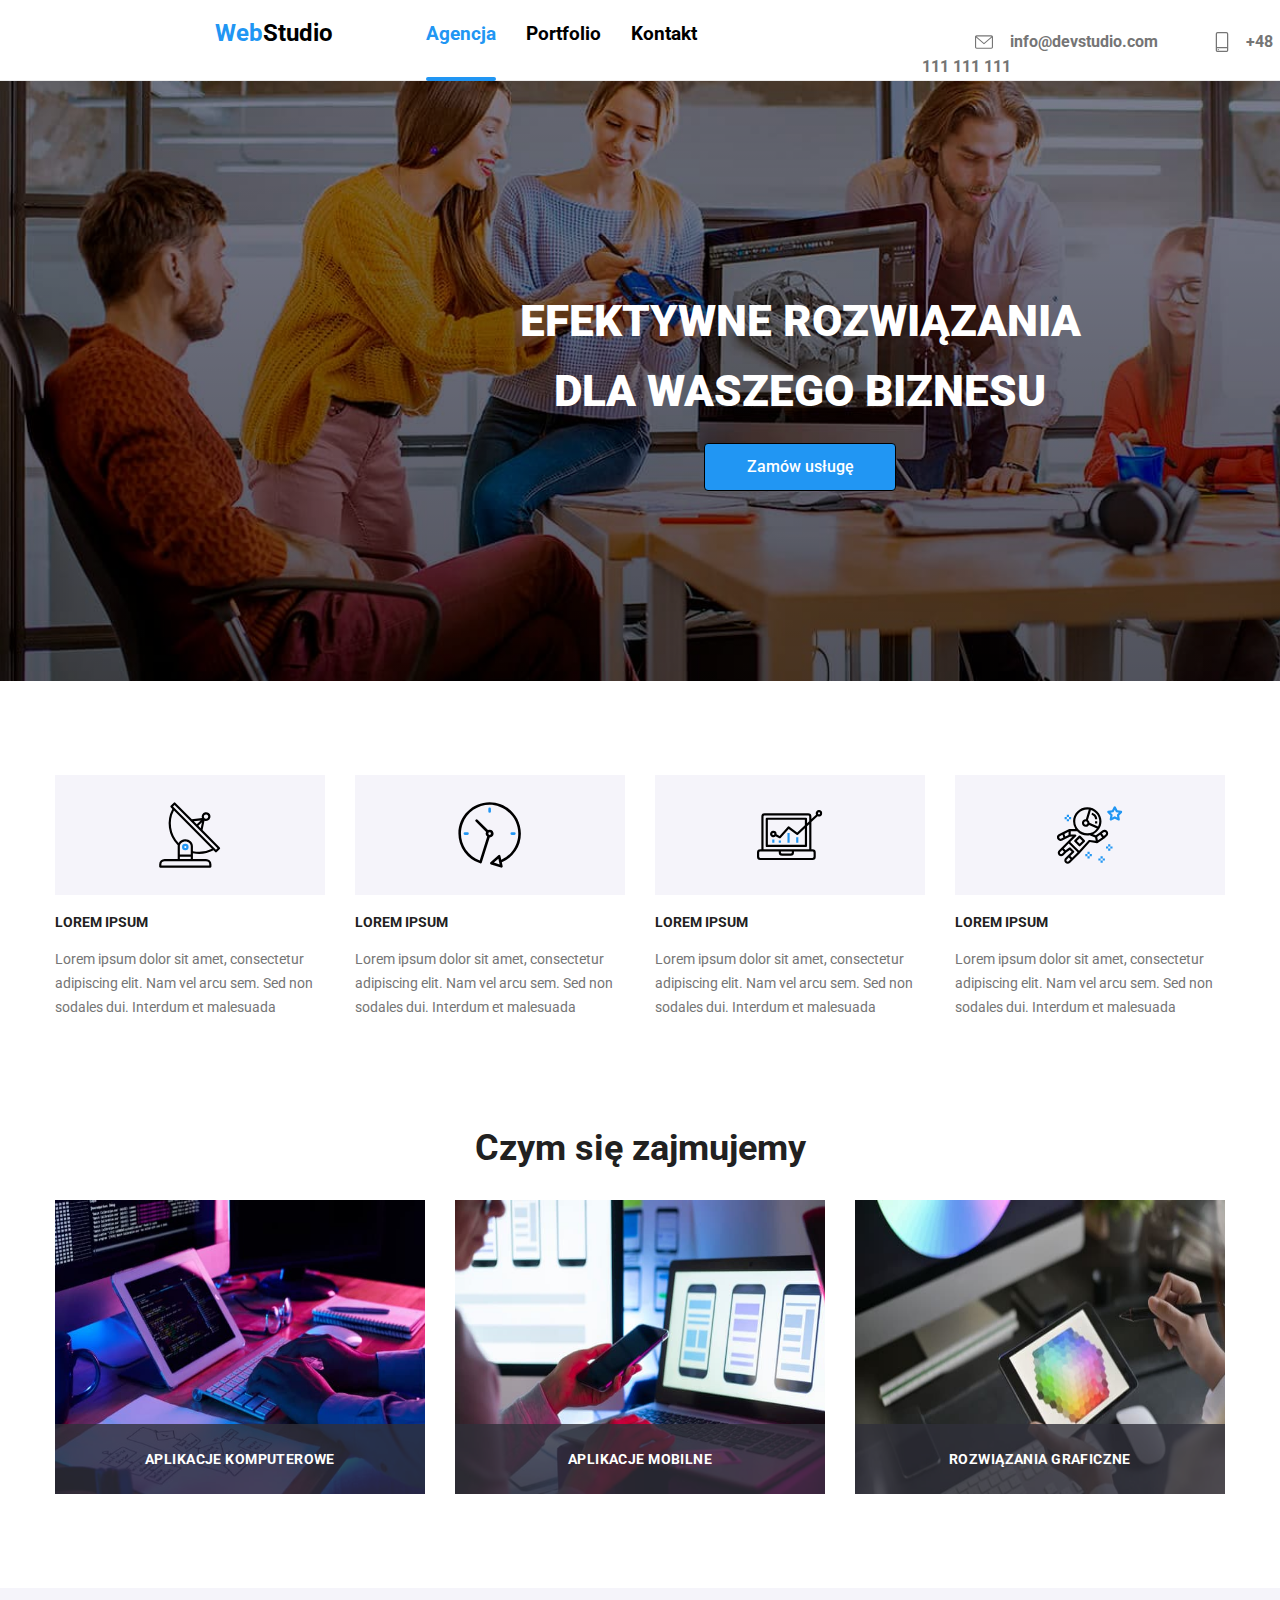
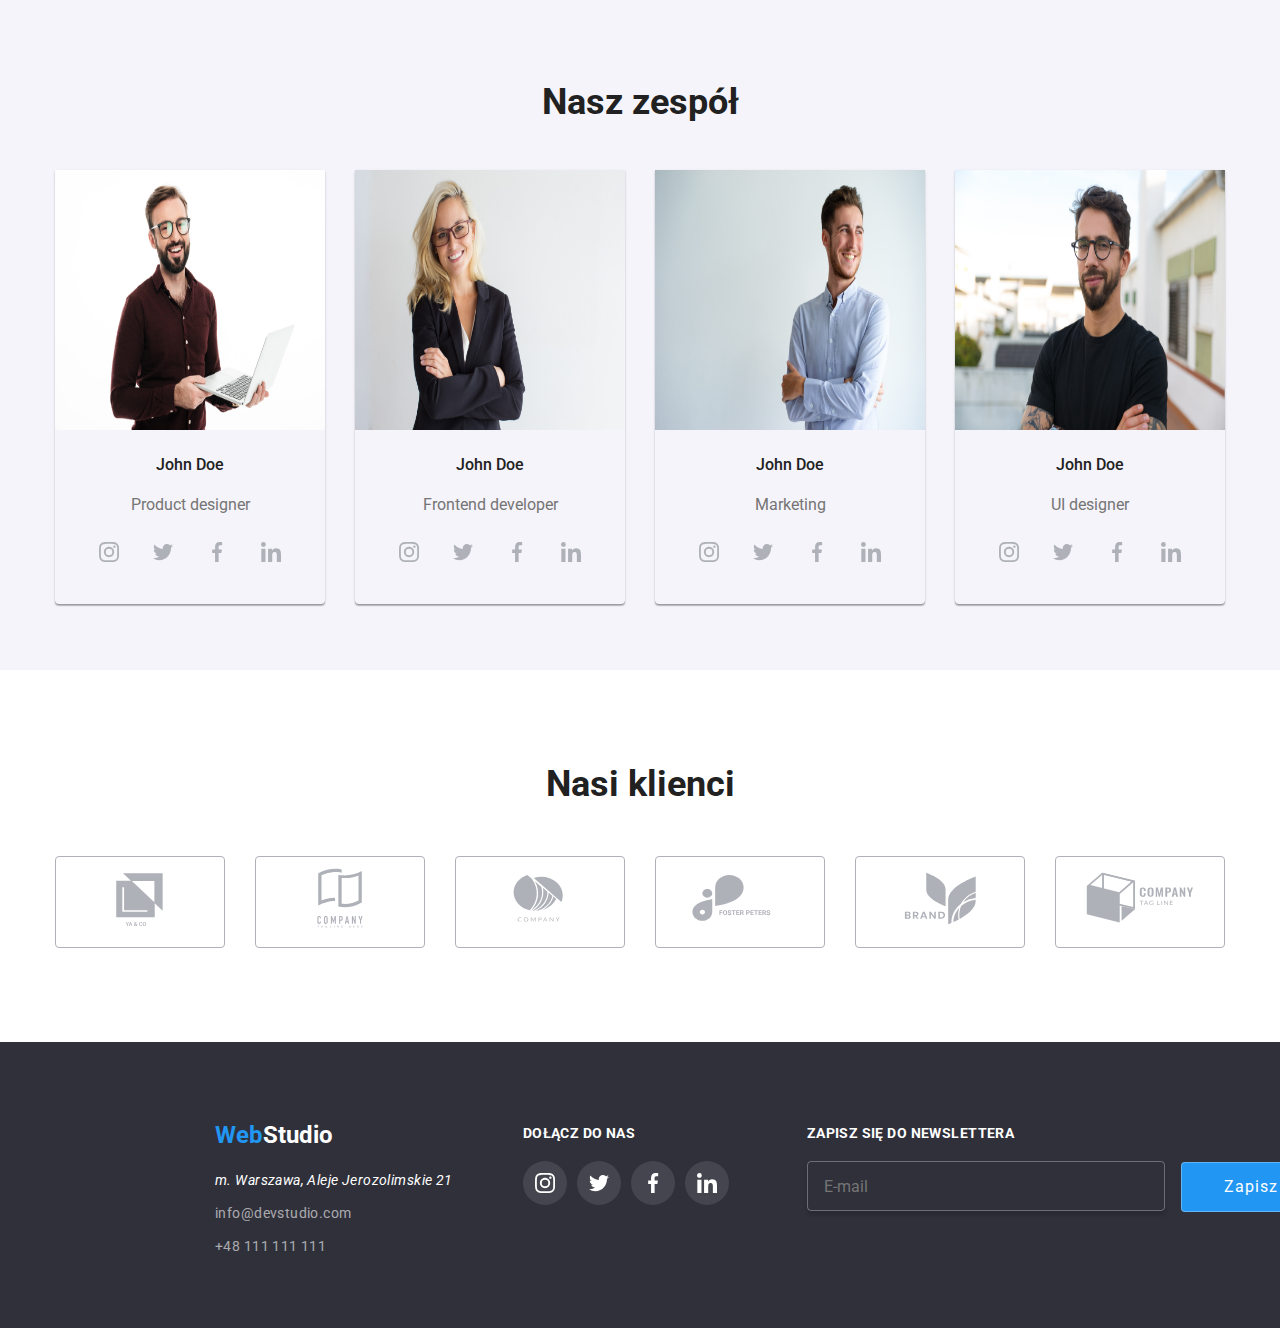
<file: index.html>
<!DOCTYPE html>
<html lang="en">
  <head>
    <meta charset="UTF-8" />
    <meta name="viewport" content="width=device-width, initial-scale=1" />
    <link href="./css/style.css" rel="stylesheet" type="text/css" />
    <title>Zadanie domowe - WebStudio</title>
    <link rel="preconnect" href="https://fonts.googleapis.com" />
    <link rel="preconnect" href="https://fonts.gstatic.com" crossorigin />
    <link
      href="https://fonts.googleapis.com/css2?family=Raleway:wght@700&family=Roboto:wght@400;500;700;900&display=swap"
      rel="stylesheet" />
    <link rel="stylesheet" href="./css/modern-normalize.min.css" />
  </head>
  <body>
    <header class="header-box">
      <div class="header-container">
        <section class="logo">
          <a href="https://roeee2.github.io/goit-markup-hw-06/"
            ><h2>
              <span class="logo-logo">Web</span
              ><span class="logo-studio">Studio</span>
            </h2></a
          >
        </section>
        <nav>
          <section class="nav-spacing">
            <h3>
              <ul>
                <li class="nav-item-active">
                  <a href="./index.html">Agencja</a>
                </li>
                <li class="nav-item">
                  <a href="./portfolio.html">Portfolio</a>
                </li>
                <li class="nav-item">
                  <a href="./contact.html">Kontakt</a>
                </li>
              </ul>
            </h3>
          </section>
        </nav>
        <section class="contact-spacing">
          <h4>
            <a href="mailto:info@devstudio.com">
              <svg class="envelope" width="24px" height="18px">
                <use href="./images/icons.svg#icon-envelope"></use>
              </svg>
              info@devstudio.com</a
            >
            <a href="tel:+48111111111">
              <svg class="smartphone" width="20px" height="32px">
                <use href="./images/icons.svg#icon-smartphone"></use>
              </svg>
              +48 111 111 111</a
            >
          </h4>
        </section>
      </div>
    </header>

    <!-- MAIN-->

    <main>
      <section class="solutions">
        <div class="content">
          <h1>
            <span class="solutions-title">
              <span>EFEKTYWNE ROZWIĄZANIA</span>
              <span>DLA WASZEGO BIZNESU</span>
            </span>
          </h1>
          <button type="button" class="order-service" data-modal-open>
            Zamów usługę
          </button>
          </div>
        </div>
      </section>
      <section>
        <div class="solutions-box">
          <div class="solutions-box-container">
            <div class="solutions-icons">
              <svg width="65.32px" height="70px">
                <use href="./images/icons.svg#icon-antenna"></use>
              </svg>
            </div>
            <h4 class="solutions-example-header">LOREM IPSUM</h4>
            <p class="solutions-example">
              Lorem ipsum dolor sit amet, consectetur adipiscing elit. Nam vel
              arcu sem. Sed non sodales dui. Interdum et malesuada
            </p>
          </div>
          <div class="solutions-box-container">
            <div class="solutions-icons">
              <svg width="65.32px" height="70px">
                <use href="./images/icons.svg#icon-clock"></use>
              </svg>
            </div>
            <h4 class="solutions-example-header">LOREM IPSUM</h4>
            <p class="solutions-example">
              Lorem ipsum dolor sit amet, consectetur adipiscing elit. Nam vel
              arcu sem. Sed non sodales dui. Interdum et malesuada
            </p>
          </div>
          <div class="solutions-box-container">
            <div class="solutions-icons">
              <svg width="65.32px" height="70px">
                <use href="./images/icons.svg#icon-diagram"></use>
              </svg>
            </div>
            <h4 class="solutions-example-header">LOREM IPSUM</h4>
            <p class="solutions-example">
              Lorem ipsum dolor sit amet, consectetur adipiscing elit. Nam vel
              arcu sem. Sed non sodales dui. Interdum et malesuada
            </p>
          </div>
          <div class="solutions-box-container">
            <div class="solutions-icons">
              <svg width="65.32px" height="70px">
                <use href="./images/icons.svg#icon-astronaut"></use>
              </svg>
            </div>
            <h4 class="solutions-example-header">LOREM IPSUM</h4>
            <p class="solutions-example">
              Lorem ipsum dolor sit amet, consectetur adipiscing elit. Nam vel
              arcu sem. Sed non sodales dui. Interdum et malesuada
            </p>
          </div>
        </div>
      </section>
      <section id="whatwedo">
        <div class="whatwedo">
          <div class="whatwedo-header">
            <h2 class="whatwedo-title">Czym się zajmujemy</h2>
          </div>
          <div class="whatwedo-container">
            <div class="whatwedo-item">
              <img
              src="images/whatwedo1.jpg"
              width="370"
              height="294"
              alt="Close up image of a programer working at his desk." />
                <div class="whatwedo-bar">
                <p class="whatwedo-desc">Aplikacje komputerowe</p>
                </div>
            </div>
            <div class="whatwedo-item">
              <img
              src="images/whatwedo2.jpg"
              width="370"
              height="294"
              alt="Web ui designers are developing application/interface for mobile phones." />
                <div class="whatwedo-bar">
                <p class="whatwedo-desc">Aplikacje mobilne</p>
                </div>
            </div>
            <div class="whatwedo-item">
              <img
              src="images/whatwedo3.jpg"
              width="370"
              height="294"
              alt="Creative artist web design with working colour selection graphic tablet." />
                <div class="whatwedo-bar">
                <p class="whatwedo-desc">Rozwiązania graficzne</p>
                </div>
            </div>
          </div>
        </div>
      </section>

      <section id="team">
        <div class="team-header">
          <h2 class="whatwedo-title">Nasz zespół</h2>
        </div>
        <div class="team-container">
          <figure>
            <img
              src="images/ourteam1.jpg"
              width="270"
              height="260"
              alt="Smiling product designer - John Doe." />
            <figcaption>
              <h4 class="team-member-header">John Doe</h4>
              <p class="-member-desc">Product designer</p>
              <div class="team-socials">
                <ul>
                  <li>
                    <a
                      href="https://instagram.com"
                      target="_blank"
                      rel="noopener noreferrer">
                      <svg class="team-socials-icon" width="20px" height="20px">
                        <use href="./images/icons.svg#icon-instagram"></use>
                      </svg>
                    </a>
                  </li>
                  <li>
                    <a
                      href="https://twitter.com"
                      target="_blank"
                      rel="noopener noreferrer">
                      <svg class="team-socials-icon" width="20px" height="20px">
                        <use href="./images/icons.svg#icon-twitter"></use>
                      </svg>
                    </a>
                  </li>
                  <li>
                    <a
                      href="https://facebook.com"
                      target="_blank"
                      rel="noopener noreferrer">
                      <svg class="team-socials-icon" width="20px" height="20px">
                        <use href="./images/icons.svg#icon-facebook"></use>
                      </svg>
                    </a>
                  </li>
                  <li>
                    <a
                      href="https://linkedin.com"
                      target="_blank"
                      rel="noopener noreferrer">
                      <svg class="team-socials-icon" width="20px" height="20px">
                        <use href="./images/icons.svg#icon-linkedin"></use>
                      </svg>
                    </a>
                  </li>
                </ul>
              </div>
            </figcaption>
          </figure>
          <figure>
            <img
              src="images/ourteam2.jpg"
              width="270"
              height="260"
              alt="Smiling frontend developer - John Doe." />
            <figcaption>
              <h4 class="team-member-header">John Doe</h4>
              <p class="-member-desc">Frontend developer</p>
              <div class="team-socials">
                <ul>
                  <li>
                    <a
                      href="https://instagram.com"
                      target="_blank"
                      rel="noopener noreferrer">
                      <svg class="team-socials-icon" width="20px" height="20px">
                        <use href="./images/icons.svg#icon-instagram"></use>
                      </svg>
                    </a>
                  </li>
                  <li>
                    <a
                      href="https://twitter.com"
                      target="_blank"
                      rel="noopener noreferrer">
                      <svg class="team-socials-icon" width="20px" height="20px">
                        <use href="./images/icons.svg#icon-twitter"></use>
                      </svg>
                    </a>
                  </li>
                  <li>
                    <a
                      href="https://facebook.com"
                      target="_blank"
                      rel="noopener noreferrer">
                      <svg class="team-socials-icon" width="20px" height="20px">
                        <use href="./images/icons.svg#icon-facebook"></use>
                      </svg>
                    </a>
                  </li>
                  <li>
                    <a
                      href="https://linkedin.com"
                      target="_blank"
                      rel="noopener noreferrer">
                      <svg class="team-socials-icon" width="20px" height="20px">
                        <use href="./images/icons.svg#icon-linkedin"></use>
                      </svg>
                    </a>
                  </li>
                </ul>
              </div>
            </figcaption>
          </figure>
          <figure>
            <img
              src="images/ourteam3.jpg"
              width="270"
              height="260"
              alt="Smiling marketing team member - John Doe." />
            <figcaption>
              <h4 class="team-member-header">John Doe</h4>
              <p class="-member-desc">Marketing</p>
              <div class="team-socials">
                <ul>
                  <li>
                    <a
                      href="https://instagram.com"
                      target="_blank"
                      rel="noopener noreferrer">
                      <svg class="team-socials-icon" width="20px" height="20px">
                        <use href="./images/icons.svg#icon-instagram"></use>
                      </svg>
                    </a>
                  </li>
                  <li>
                    <a
                      href="https://twitter.com"
                      target="_blank"
                      rel="noopener noreferrer">
                      <svg class="team-socials-icon" width="20px" height="20px">
                        <use href="./images/icons.svg#icon-twitter"></use>
                      </svg>
                    </a>
                  </li>
                  <li>
                    <a
                      href="https://facebook.com"
                      target="_blank"
                      rel="noopener noreferrer">
                      <svg class="team-socials-icon" width="20px" height="20px">
                        <use href="./images/icons.svg#icon-facebook"></use>
                      </svg>
                    </a>
                  </li>
                  <li>
                    <a
                      href="https://linkedin.com"
                      target="_blank"
                      rel="noopener noreferrer">
                      <svg class="team-socials-icon" width="20px" height="20px">
                        <use href="./images/icons.svg#icon-linkedin"></use>
                      </svg>
                    </a>
                  </li>
                </ul>
              </div>
            </figcaption>
          </figure>
          <figure>
            <img
              src="images/ourteam4.jpg"
              width="270"
              height="260"
              alt="Smiling UI designer - John Doe." />
            <figcaption>
              <h4 class="team-member-header">John Doe</h4>
              <p class="-member-desc">UI designer</p>
              <div class="team-socials">
                <ul>
                  <li>
                    <a
                      href="https://instagram.com"
                      target="_blank"
                      rel="noopener noreferrer">
                      <svg class="team-socials-icon" width="20px" height="20px">
                        <use href="./images/icons.svg#icon-instagram"></use>
                      </svg>
                    </a>
                  </li>
                  <li>
                    <a
                      href="https://twitter.com"
                      target="_blank"
                      rel="noopener noreferrer">
                      <svg class="team-socials-icon" width="20px" height="20px">
                        <use href="./images/icons.svg#icon-twitter"></use>
                      </svg>
                    </a>
                  </li>
                  <li>
                    <a
                      href="https://facebook.com"
                      target="_blank"
                      rel="noopener noreferrer">
                      <svg class="team-socials-icon" width="20px" height="20px">
                        <use href="./images/icons.svg#icon-facebook"></use>
                      </svg>
                    </a>
                  </li>
                  <li>
                    <a
                      href="https://linkedin.com"
                      target="_blank"
                      rel="noopener noreferrer">
                      <svg class="team-socials-icon" width="20px" height="20px">
                        <use href="./images/icons.svg#icon-linkedin"></use>
                      </svg>
                    </a>
                  </li>
                </ul>
              </div>
            </figcaption>
          </figure>
        </div>
      </section>
      <section id="customers">
        <div class="whatwedo">
          <h2 class="whatwedo-title">Nasi klienci</h2>
        </div>
        <div class="customers-icons">
          <ul>
            <li>
              <a
                href="https://google.com"
                target="_blank"
                rel="noopener noreferrer">
                <svg width="212" height="120">
                  <use href="./images/icons.svg#icon-customer_logo"></use>
                </svg>
              </a>
            </li>
            <li>
              <a href="https://google.com" target="_blank" rel="noopener noreferrer">
                <svg width="212" height="120">
                  <use href="./images/icons.svg#icon-customer_logo2"></use>
                </svg>
              </a>
            </li>
            <li>
              <a
                href="https://google.com"
                target="_blank"
                rel="noopener noreferrer">
                <svg width="212" height="120">
                  <use href="./images/icons.svg#icon-customer_logo3"></use>
                </svg>
              </a>
            </li>
            <li>
              <a
                href="https://google.com"
                target="_blank"
                rel="noopener noreferrer">
                <svg width="212" height="120">
                  <use href="./images/icons.svg#icon-customer_logo4"></use>
                </svg>
              </a>
            </li>
            <li>
              <a
                href="https://google.com"
                target="_blank"
                rel="noopener noreferrer">
                <svg width="212" height="120">
                  <use href="./images/icons.svg#icon-customer_logo5"></use>
                </svg>
              </a>
            </li>
            <li>
              <a
                href="https://google.com"
                target="_blank"
                rel="noopener noreferrer">
                <svg width="212" height="120">
                  <use href="./images/icons.svg#icon-customer_logo6"></use>
                </svg>
              </a>
            </li>
          </ul>
        </div>
      </section>
    </main>

    <!-- FOOTER -->

    <footer class="footer-background">
      <div class="footer-container">
        <section id="contact">
          <div class="footer-logo">
            <a href="https://roeee2.github.io/goit-markup-hw-06/"
              ><h2>
                <span class="logo-logo">Web</span
                ><span class="logo-studio-light">Studio</span>
              </h2></a
            >
          </div>
          <div class="address">
            <address>m. Warszawa, Aleje Jerozolimskie 21</address>
            <ul class="ways-of-contact">
              <li>
                <span class="address-6alpha"
                  ><a href="mailto:info@devstudio.com"
                    >info@devstudio.com</a
                  ></span
                >
              </li>
              <li>
                <span class="address-6alpha"
                  ><a href="tel:+48111111111">+48 111 111 111</a></span
                >
              </li>
            </ul>
          </div>
        </section>
        <section class="footer-socials">
          <h2>Dołącz do Nas</h2>
          <ul>
            <li>
              <a
                href="https://instagram.com"
                target="_blank"
                rel="noopener noreferrer">
                <svg class="socials-icon" width="20px" height="20px">
                  <use href="./images/icons.svg#icon-instagram"></use>
                </svg>
              </a>
            </li>
            <li>
              <a
                href="https://twitter.com"
                target="_blank"
                rel="noopener noreferrer">
                <svg class="socials-icon" width="20px" height="20px">
                  <use href="./images/icons.svg#icon-twitter"></use>
                </svg>
              </a>
            </li>
            <li>
              <a
                href="https://facebook.com"
                target="_blank"
                rel="noopener noreferrer">
                <svg class="socials-icon" width="20px" height="20px">
                  <use href="./images/icons.svg#icon-facebook"></use>
                </svg>
              </a>
            </li>
            <li>
              <a
                href="https://linkedin.com"
                target="_blank"
                rel="noopener noreferrer">
                <svg class="socials-icon" width="20px" height="20px">
                  <use href="./images/icons.svg#icon-linkedin"></use>
                </svg>
              </a>
            </li>
          </ul>
        </section>
        <section>         
          <ul class="newsletter">
            <li>
              <h2>Zapisz się do newslettera</h2>  
            </li>
            <li>
              <form name="signup" autocomplete="on" novalidate>
                <label>
                  <input type="email" name="email" class="newsletter-box" placeholder="E-mail"/>
                </label>
                <button type="submit" class="subscribe-button">
                  Zapisz się
                  <svg class="send-icon" width="24px" height="24px">
                  <use href="./images/icons.svg#icon-send"></use>
                  </svg>
                </button>
              </form>
            </li>
          </ul>
        </section>
      </div>
    </footer>
    <div class="backdrop is-hidden" data-modal>
      <div class="modal">
        <button class="modal-close" data-modal-close>
          <svg class="socials-icon" width="22px" height="22px">
            <use href="./images/icons.svg#icon-close"></use>
          </svg>
        </button>

        <div class="contact-form">
          <h2>Zostaw swoje dane w formularzu poniżej</h2>
          <form name="contact-form" autocomplete="on" novalidate>
            <label>
              <h3>Imię</h3>
              <div class="contact-field">
                <input type="text" name="contact-name" class="contact-form-box" />
                <svg width="18px" height="18px">
                  <use href="./images/icons.svg#icon-person-black"></use>
                </svg>
              </div>
            </label>
            <label>
              <h3>Telefon</h3>
              <div class="contact-field">
                <input type="text" name="contact-phone" class="contact-form-box" />
                <svg width="18px" height="18px">
                  <use href="./images/icons.svg#icon-phone-black"></use>
                </svg>
              </div>
            </label>
            <label>
              <h3>Email</h3>
              <div class="contact-field">
                <input type="email" name="contact-email" class="contact-form-box" />
                <svg width="18px" height="18px">
                  <use href="./images/icons.svg#icon-email-black"></use>
                </svg>
              </div>
            </label>
            <label>
              <h3>Komentarz</h3>
              <div class="contact-field">
                <textarea class="contact-form-comment" name="comment" rows="5" placeholder="Wprowadź tekst"></textarea>
              </div>
            </label>
  
              <div class="checkbox-container">
                <input type="checkbox" id="checkbox1" name="contact-checkbox" class="checkbox" />
                  
              
                <label for="checkbox1" class="declaration">
                  <div class="empty-box">
                    <svg width="16px" height="15px">
                      <use href="./images/icons.svg#icon-checkbox"></use>
                    </svg>
                  </div>
                  <div class="box-checked">
                    <svg width="16px" height="15px">
                      <use href="./images/icons.svg#icon-checkbox-blue"></use>
                    </svg>
                  </div>
                  Oświadczam iż akceptuję <a class="declaration-link" href="#">Regulamin</a> i
                <a class="declaration-link" href="#">Politykę Prywatności.</a>
                </label>

              </div>

            <div class="send-button">
              <button type="submit" class="contact-button">
                Wyślij
              </button>
            </div>
          </form>
        </div>

      </div>
    </div>
    <script src="./js/modal.js"></script>
  </body>
</html>
</file>
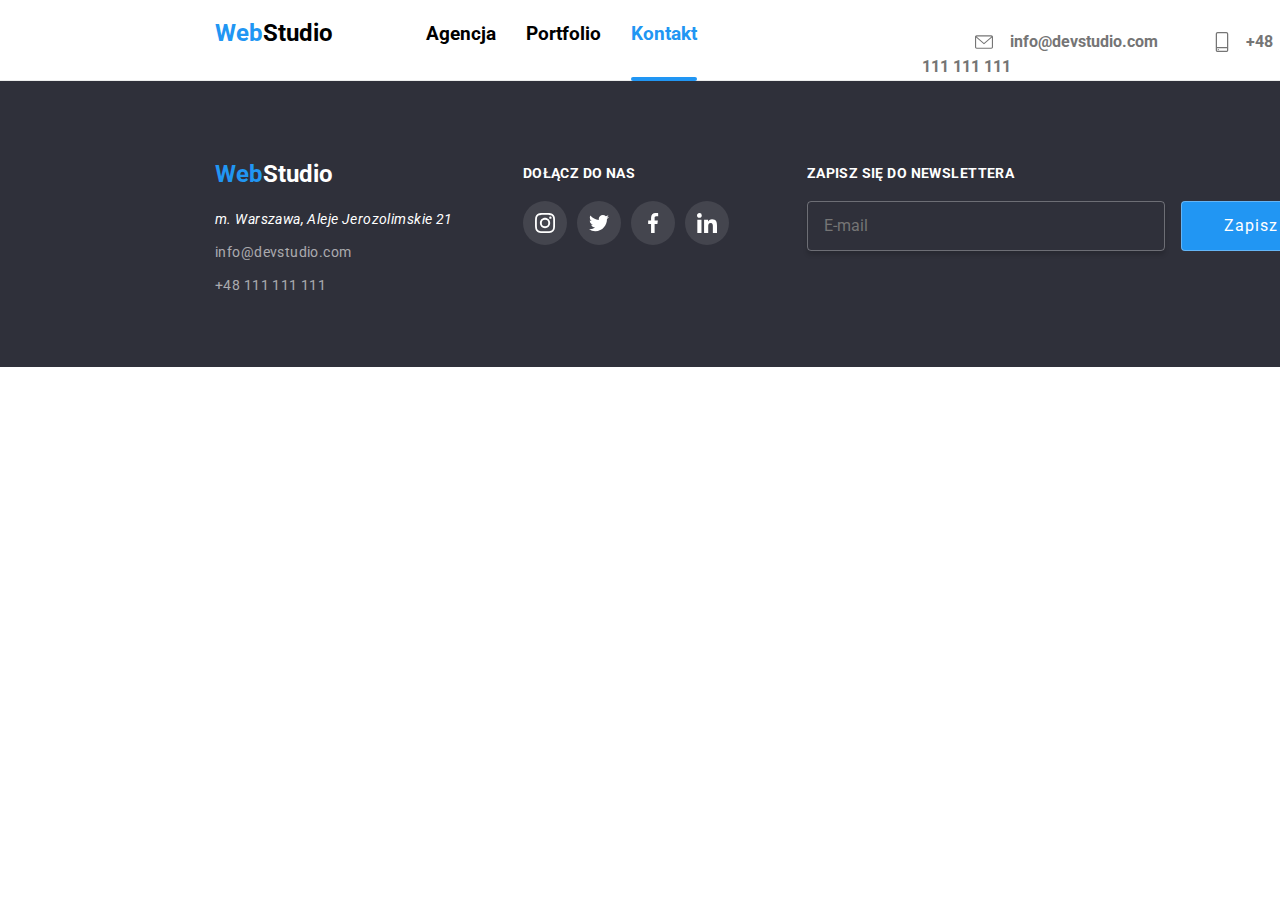
<file: contact.html>
<!DOCTYPE html>
<html lang="en">
  <head>
    <meta charset="UTF-8" />
    <meta name="viewport" content="width=device-width, initial-scale=1" />
    <link href="./css/style.css" rel="stylesheet" type="text/css" />
    <title>Zadanie domowe - WebStudio</title>
    <link rel="preconnect" href="https://fonts.googleapis.com" />
    <link rel="preconnect" href="https://fonts.gstatic.com" crossorigin />
    <link
      href="https://fonts.googleapis.com/css2?family=Raleway:wght@700&family=Roboto:wght@400;500;700;900&display=swap"
      rel="stylesheet" />
    <link rel="stylesheet" href="./css/modern-normalize.min.css" />
  </head>
  <body>
    <header class="header-box">
      <div class="header-container">
        <section class="logo">
          <a href="https://roeee2.github.io/goit-markup-hw-06/"
            ><h2>
              <span class="logo-logo">Web</span
              ><span class="logo-studio">Studio</span>
            </h2></a
          >
        </section>
        <nav>
          <section class="nav-spacing">
            <h3>
              <ul>
                <li class="nav-item">
                  <a href="./index.html">Agencja</a>
                </li>
                <li class="nav-item">
                  <a href="./portfolio.html">Portfolio</a>
                </li>
                <li class="nav-item-active">
                  <a href="./contact.html">Kontakt</a>
                </li>
              </ul>
            </h3>
          </section>
        </nav>
        <section class="contact-spacing">
          <h4>
            <a href="mailto:info@devstudio.com">
              <svg class="envelope" width="24px" height="18px">
                <use href="./images/icons.svg#icon-envelope"></use>
              </svg>
              info@devstudio.com</a
            >
            <a href="tel:+48111111111">
              <svg class="smartphone" width="20px" height="32px">
                <use href="./images/icons.svg#icon-smartphone"></use>
              </svg>
              +48 111 111 111</a
            >
          </h4>
        </section>
      </div>
    </header>

    <!-- MAIN-->

    <main></main>

    <!-- FOOTER -->

    <footer class="footer-background">
      <div class="footer-container">
        <section id="contact">
          <div class="footer-logo">
            <a href="https://roeee2.github.io/goit-markup-hw-06/"
              ><h2>
                <span class="logo-logo">Web</span
                ><span class="logo-studio-light">Studio</span>
              </h2></a
            >
          </div>
          <div class="address">
            <address>m. Warszawa, Aleje Jerozolimskie 21</address>
            <ul class="ways-of-contact">
              <li>
                <span class="address-6alpha"
                  ><a href="mailto:info@devstudio.com"
                    >info@devstudio.com</a
                  ></span
                >
              </li>
              <li>
                <span class="address-6alpha"
                  ><a href="tel:+48111111111">+48 111 111 111</a></span
                >
              </li>
            </ul>
          </div>
        </section>
        <section class="footer-socials">
          <h2>Dołącz do Nas</h2>
          <ul>
            <li>
              <a
                href="https://instagram.com"
                target="_blank"
                rel="noopener noreferrer">
                <svg class="socials-icon" width="20px" height="20px">
                  <use href="./images/icons.svg#icon-instagram"></use>
                </svg>
              </a>
            </li>
            <li>
              <a
                href="https://twitter.com"
                target="_blank"
                rel="noopener noreferrer">
                <svg class="socials-icon" width="20px" height="20px">
                  <use href="./images/icons.svg#icon-twitter"></use>
                </svg>
              </a>
            </li>
            <li>
              <a
                href="https://facebook.com"
                target="_blank"
                rel="noopener noreferrer">
                <svg class="socials-icon" width="20px" height="20px">
                  <use href="./images/icons.svg#icon-facebook"></use>
                </svg>
              </a>
            </li>
            <li>
              <a
                href="https://linkedin.com"
                target="_blank"
                rel="noopener noreferrer">
                <svg class="socials-icon" width="20px" height="20px">
                  <use href="./images/icons.svg#icon-linkedin"></use>
                </svg>
              </a>
            </li>
          </ul>
        </section>
        <section>
          <ul class="newsletter">
            <li>
              <h2>Zapisz się do newslettera</h2>
            </li>
            <li>
              <form name="signup" autocomplete="on" novalidate>
                <label>
                  <input
                    type="email"
                    name="email"
                    class="newsletter-box"
                    placeholder="E-mail" />
                </label>
                <button type="submit" class="subscribe-button">
                  Zapisz się
                  <svg class="send-icon" width="24px" height="24px">
                    <use href="./images/icons.svg#icon-send"></use>
                  </svg>
                </button>
              </form>
            </li>
          </ul>
        </section>
      </div>
    </footer>
  </body>
</html>
</file>
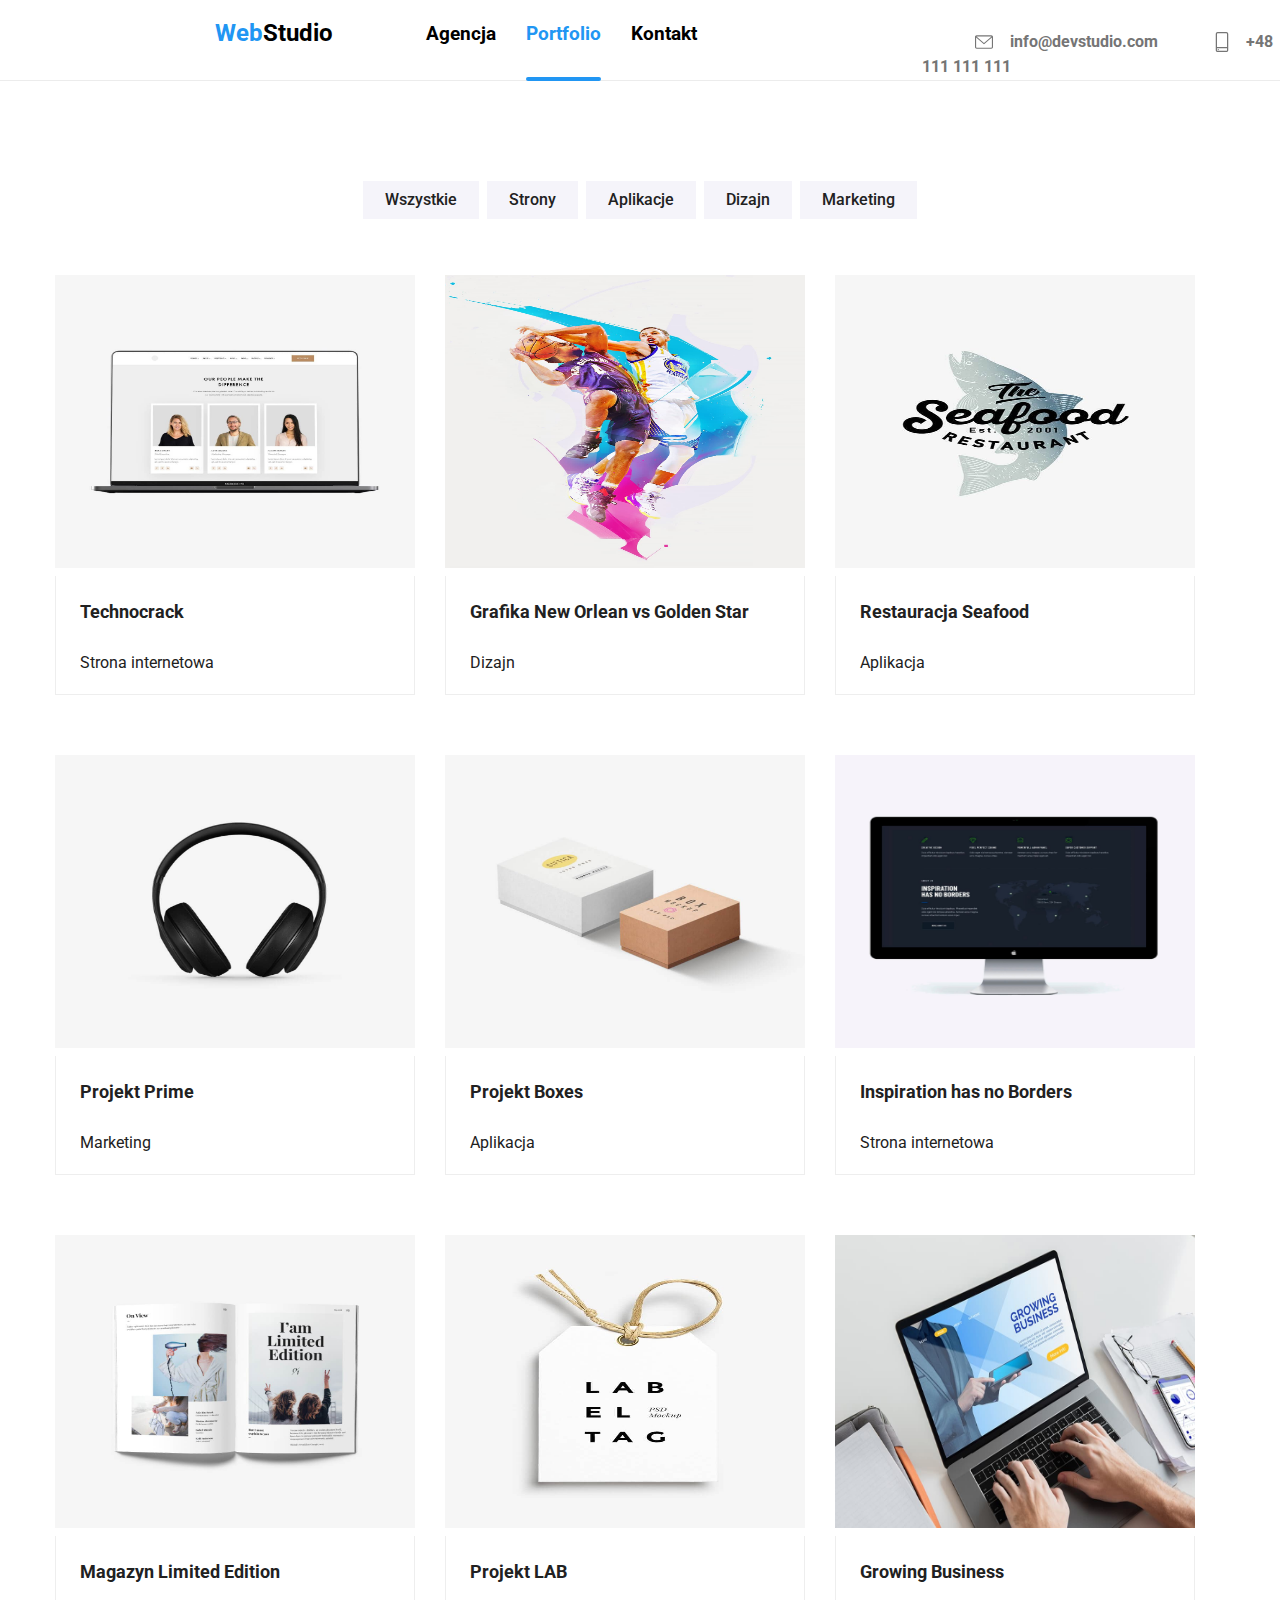
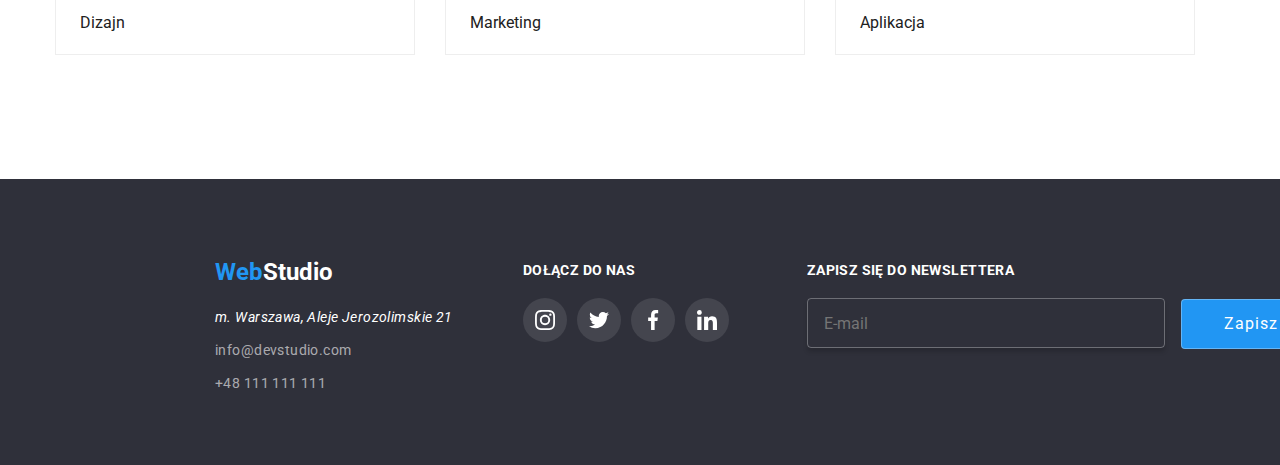
<file: portfolio.html>
<!DOCTYPE html>
<html lang="en">
  <head>
    <meta charset="UTF-8" />
    <meta name="viewport" content="width=device-width, initial-scale=1" />
    <link href="./css/style.css" rel="stylesheet" type="text/css" />
    <title>Zadanie domowe - WebStudio</title>
    <link rel="preconnect" href="https://fonts.googleapis.com" />
    <link rel="preconnect" href="https://fonts.gstatic.com" crossorigin />
    <link
      href="https://fonts.googleapis.com/css2?family=Raleway:wght@700&family=Roboto:wght@400;500;700;900&display=swap"
      rel="stylesheet" />
    <link rel="stylesheet" href="./css/modern-normalize.min.css" />
  </head>
  <body>
    <header class="header-box">
      <div class="header-container">
        <section class="logo">
          <a href="https://roeee2.github.io/goit-markup-hw-06/"
            ><h2>
              <span class="logo-logo">Web</span
              ><span class="logo-studio">Studio</span>
            </h2></a
          >
        </section>
        <nav>
          <section class="nav-spacing">
            <h3>
              <ul>
                <li class="nav-item">
                  <a href="./index.html">Agencja</a>
                </li>
                <li class="nav-item-active">
                  <a href="./portfolio.html">Portfolio</a>
                </li>
                <li class="nav-item">
                  <a href="./contact.html">Kontakt</a>
                </li>
              </ul>
            </h3>
          </section>
        </nav>
        <section class="contact-spacing">
          <h4>
            <a href="mailto:info@devstudio.com">
              <svg class="envelope" width="24px" height="18px">
                <use href="./images/icons.svg#icon-envelope"></use>
              </svg>
              info@devstudio.com</a
            >
            <a href="tel:+48111111111">
              <svg class="smartphone" width="20px" height="32px">
                <use href="./images/icons.svg#icon-smartphone"></use>
              </svg>
              +48 111 111 111</a
            >
          </h4>
        </section>
      </div>
    </header>

    <!-- MAIN-->

    <main>
      <section>
        <ul class="portfolio-types-box">
          <li>
            <button type="button" class="portfolio-types">
              <a href="#">Wszystkie</a>
            </button>
          </li>
          <li>
            <button type="button" class="portfolio-types">
              <a href="#">Strony</a>
            </button>
          </li>
          <li>
            <button type="button" class="portfolio-types">
              <a href="#">Aplikacje</a>
            </button>
          </li>
          <li>
            <button type="button" class="portfolio-types">
              <a href="#">Dizajn</a>
            </button>
          </li>
          <li>
            <button type="button" class="portfolio-types">
              <a href="#">Marketing</a>
            </button>
          </li>
        </ul>
      </section>
      <section class="gallery-box">
        <ul class="portfolio-gallery">
          <li>
            <figure>
              <div class="tile">
                <img
                  src="./images/portfolio/photo1.jpg"
                  alt="Website built for a company called Technocrack."
                  width="370"
                  height="293" />
                <div class="portfolio-overlay">
                  Technocrack jest popularną platformą wykorzystywaną do rozpowszechniania koronawirusa. Firmy wykorzystują tę platformę do celów szpiegowskich i ataków na niezabezpieczone serwery konkurencji.
                </div>
              </div>
              <figcaption>
                <h3 class="portfolio-item-header">Technocrack</h3>
                <p class="portfolio-item-description">Strona internetowa</p>
              </figcaption>
            </figure>
          </li>
          <li>
            <figure>
              <div class="tile">
                <img
                  src="./images/portfolio/photo2.jpg"
                  alt="New Orlean vs. Golden Star poster design."
                  width="370"
                  height="293" />
                <div class="portfolio-overlay">
                  Technocrack jest popularną platformą wykorzystywaną do rozpowszechniania koronawirusa. Firmy wykorzystują tę platformę do celów szpiegowskich i ataków na niezabezpieczone serwery konkurencji.
                </div>
              </div>
                <figcaption>
                  <h3 class="portfolio-item-header">
                    Grafika New Orlean vs Golden Star
                  </h3>
                  <p class="portfolio-item-description">Dizajn</p>
              </figcaption>
            </figure>
          </li>
          <li>
            <figure>
              <div class="tile">
                <img
                  src="./images/portfolio/photo3.jpg"
                  alt="Logo of an app built for a seafood restaurant called Seafood."
                  width="370"
                  height="293" />
                  <div class="portfolio-overlay">
                    Technocrack jest popularną platformą wykorzystywaną do rozpowszechniania koronawirusa. Firmy wykorzystują tę platformę do celów szpiegowskich i ataków na niezabezpieczone serwery konkurencji.
                  </div>
              </div>
                <figcaption>
                  <h3 class="portfolio-item-header">Restauracja Seafood</h3>
                  <p class="portfolio-item-description">Aplikacja</p>
                </figcaption>
            </figure>
          </li>
          <li>
            <figure>
              <div class="tile">
                <img
                  src="./images/portfolio/photo4.jpg"
                  alt="Picture of headphones."
                  width="370"
                  height="293" />
                  <div class="portfolio-overlay">
                    Technocrack jest popularną platformą wykorzystywaną do rozpowszechniania koronawirusa. Firmy wykorzystują tę platformę do celów szpiegowskich i ataków na niezabezpieczone serwery konkurencji.
                  </div>
              </div>
                <figcaption>
                  <h3 class="portfolio-item-header">Projekt Prime</h3>
                  <p class="portfolio-item-description">Marketing</p>
                </figcaption>
            </figure>
          </li>
          <li>
            <figure>
              <div class="tile">
                <img
                  src="./images/portfolio/photo5.jpg"
                  alt="Picture of two boxes."
                  width="370"
                  height="293" />
                  <div class="portfolio-overlay">
                    Technocrack jest popularną platformą wykorzystywaną do rozpowszechniania koronawirusa. Firmy wykorzystują tę platformę do celów szpiegowskich i ataków na niezabezpieczone serwery konkurencji.
                  </div>
              </div>
                <figcaption>
                  <h3 class="portfolio-item-header">Projekt Boxes</h3>
                  <p class="portfolio-item-description">Aplikacja</p>
                </figcaption>
            </figure>
          </li>
          <li>
            <figure>
              <div class="tile">
                <img
                  src="./images/portfolio/photo6.jpg"
                  alt="Website called Inspiration has no borders."
                  width="370"
                  height="293" />
                  <div class="portfolio-overlay">
                    Technocrack jest popularną platformą wykorzystywaną do rozpowszechniania koronawirusa. Firmy wykorzystują tę platformę do celów szpiegowskich i ataków na niezabezpieczone serwery konkurencji.
                  </div>
              </div>
                <figcaption>
                  <h3 class="portfolio-item-header">
                    Inspiration has no Borders
                  </h3>
                  <p class="portfolio-item-description">Strona internetowa</p>
                </figcaptio>
            </figure>
          </li>
          <li>
            <figure>
              <div class="tile">
                <img
                  src="./images/portfolio/photo7.jpg"
                  alt="Design of a Limited Edition magazine."
                  width="370"
                  height="293" />
                  <div class="portfolio-overlay">
                    Technocrack jest popularną platformą wykorzystywaną do rozpowszechniania koronawirusa. Firmy wykorzystują tę platformę do celów szpiegowskich i ataków na niezabezpieczone serwery konkurencji.
                  </div>
              </div>
                <figcaption>
                  <h3 class="portfolio-item-header">Magazyn Limited Edition</h3>
                  <p class="portfolio-item-description">Dizajn</p>
                </figcaption>
            </figure>
          </li>
          <li>
            <figure>
              <div class="tile">
                <img
                  src="./images/portfolio/photo8.jpg"
                  alt="Picture of a fancy design tag."
                  width="370"
                  height="293" />
                  <div class="portfolio-overlay">
                    Technocrack jest popularną platformą wykorzystywaną do rozpowszechniania koronawirusa. Firmy wykorzystują tę platformę do celów szpiegowskich i ataków na niezabezpieczone serwery konkurencji.
                  </div>
              </div>
                <figcaption>
                  <h3 class="portfolio-item-header">Projekt LAB</h3>
                  <p class="portfolio-item-description">Marketing</p>
                </figcaption>
            </figure>
          </li>
          <li>
            <figure>
              <div class="tile">
                <img
                  src="./images/portfolio/photo9.jpg"
                  alt="Growing business app shown on a laptop screen."
                  width="370"
                  height="293" />
                  <div class="portfolio-overlay">
                    Technocrack jest popularną platformą wykorzystywaną do rozpowszechniania koronawirusa. Firmy wykorzystują tę platformę do celów szpiegowskich i ataków na niezabezpieczone serwery konkurencji.
                  </div>
              </div>
                <figcaption>
                  <h3 class="portfolio-item-header">Growing Business</h3>
                  <p class="portfolio-item-description">Aplikacja</p>
                </figcaption>
            </figure>
          </li>
        </ul>
      </section>
    </main>

    <!-- FOOTER -->

    <footer class="footer-background">
      <div class="footer-container">
        <section id="contact">
          <div class="footer-logo">
            <a href="https://roeee2.github.io/goit-markup-hw-06/"
              ><h2>
                <span class="logo-logo">Web</span
                ><span class="logo-studio-light">Studio</span>
              </h2></a
            >
          </div>
          <div class="address">
            <address>m. Warszawa, Aleje Jerozolimskie 21</address>
            <ul class="ways-of-contact">
              <li>
                <span class="address-6alpha"
                  ><a href="mailto:info@devstudio.com"
                    >info@devstudio.com</a
                  ></span
                >
              </li>
              <li>
                <span class="address-6alpha"
                  ><a href="tel:+48111111111">+48 111 111 111</a></span
                >
              </li>
            </ul>
          </div>
        </section>
        <section class="footer-socials">
          <h2>Dołącz do Nas</h2>
          <ul>
            <li>
              <a
                href="https://instagram.com"
                target="_blank"
                rel="noopener noreferrer">
                <svg class="socials-icon" width="20px" height="20px">
                  <use href="./images/icons.svg#icon-instagram"></use>
                </svg>
              </a>
            </li>
            <li>
              <a
                href="https://twitter.com"
                target="_blank"
                rel="noopener noreferrer">
                <svg class="socials-icon" width="20px" height="20px">
                  <use href="./images/icons.svg#icon-twitter"></use>
                </svg>
              </a>
            </li>
            <li>
              <a
                href="https://facebook.com"
                target="_blank"
                rel="noopener noreferrer">
                <svg class="socials-icon" width="20px" height="20px">
                  <use href="./images/icons.svg#icon-facebook"></use>
                </svg>
              </a>
            </li>
            <li>
              <a
                href="https://linkedin.com"
                target="_blank"
                rel="noopener noreferrer">
                <svg class="socials-icon" width="20px" height="20px">
                  <use href="./images/icons.svg#icon-linkedin"></use>
                </svg>
              </a>
            </li>
          </ul>
        </section>
        <section>         
          <ul class="newsletter">
            <li>
              <h2>Zapisz się do newslettera</h2>  
            </li>
            <li>
              <form name="signup" autocomplete="on" novalidate>
                <label>
                  <input type="email" name="email" class="newsletter-box" placeholder="E-mail"/>
                </label>
                <button type="submit" class="subscribe-button">
                  Zapisz się
                  <svg class="send-icon" width="24px" height="24px">
                  <use href="./images/icons.svg#icon-send"></use>
                  </svg>
                </button>
              </form>
            </li>
          </ul>
        </section>
      </div>
    </footer>
  </body>
</html>
</file>
<file: css/style.css>
:root {
  --background-color: #e5e5e5;
  --header-color: #212121;
  --text-color: #757575;
  --h1-background: #2f303a;
  --web-studio-blue: #2196f3;
  --tile: rgba(33, 150, 243, 0.9);
  --black: #000000;
  --white: #ffffff;
  --white6alpha: #ffffff99;
  --button-grey: #f5f4fa;
  --border: #eeeeee;
  --header-border: #ececec;
  --web-studio-grey: #afb1b8;
  --footer-socials-bg: rgba(255, 255, 255, 0.1);
  --shadow: rgba(0, 0, 0, 0.1);
  --modal-shadow3: rgba(0, 0, 0, 0.12);
  --modal-shadow2: rgba(0, 0, 0, 0.14);
  --modal-shadow: rgba(0, 0, 0, 0.2);
  --bg-shadow: rgba(0, 0, 0, 0.4);
  --box-shadow: rgba(0, 0, 0, 0.5);
  --description-bar: rgba(47, 48, 58, 0.8);
  --sub-button-border: rgba(255, 255, 255, 0.3);
  --form-border: #21212133;
}

body {
  font-family: "Roboto", "Arial", "sans-serif";
  color: #212121;
  background-color: var(--white);
  justify-content: center;
  margin: 0 auto;
}

.footer-container {
  width: 1600px;
  margin-inline: auto;
  display: flex;
  flex-direction: row;
}

.header-container {
  display: flex;
  width: 1600px;
  height: 80px;
  margin-inline: auto;
}

.header-box {
  background: var(--white);
  display: flex;
  align-content: center;
  margin: 24 0 0 215;
  border: solid 1px var(--header-border);
  border-width: 0px 0px 1px 0px;
}

a {
  text-decoration: none;
  color: inherit;
  transition-property: color;
  transition-duration: 250ms;
  transition-timing-function: cubic-bezier(0.4, 0, 0.2, 1), ease-in-out;
}

a:hover,
a:focus {
  color: var(--web-studio-blue);
  transition-property: color;
  transition-duration: 1250ms;
  transition-timing-function: cubic-bezier(0.4, 0, 0.2, 1), ease-in-out;
}

.logo-logo {
  color: var(--web-studio-blue);
  padding-left: 215px;
}

.logo-studio {
  color: var(--black);
}

.logo-studio:hover,
.logo-studio:focus {
  color: var(--black);
}

.nav-spacing {
  display: flex;
  justify-content: space-between;
  padding: 5px 0;
}

.nav-spacing h3 {
  margin-left: 93px;
}

.nav-spacing ul {
  display: flex;
  gap: 30px;
  list-style: none;
  padding: 0;
  margin: 0;
}

.nav-spacing li {
  position: relative;
}

.nav-item a {
  color: var(--black);
  transition-property: color;
  transition-duration: 1250ms;
  transition-timing-function: cubic-bezier(0.4, 0, 0.2, 1), ease-in-out;
}

.nav-item a:hover,
.nav-item a:focus {
  color: var(--web-studio-blue);
  transition-property: color;
  transition-duration: 1250ms;
  transition-timing-function: cubic-bezier(0.4, 0, 0.2, 1), ease-in-out;
}

.nav-item-active a {
  color: var(--web-studio-blue);
  transition-property: color;
  transition-duration: 250ms;
  transition-timing-function: cubic-bezier(0.4, 0, 0.2, 1), ease-in-out;
}

.nav-item::after {
  content: "";
  justify-content: center;
  height: 4px;
  width: 100%;
  background-color: transparent;
  display: flex;
  border-radius: 2px;
  transform: translateY(32px);
  transition-property: background-color;
  transition-duration: 1250ms;
  transition-timing-function: cubic-bezier(0.4, 0, 0.2, 1), ease-in-out;
}

.nav-item-active::after {
  content: "";
  justify-content: center;
  height: 4px;
  width: 100%;
  background-color: var(--web-studio-blue);
  display: flex;
  border-radius: 2px;
  transform: translateY(32px);
  transition-property: background-color;
  transition-duration: 250ms;
  transition-timing-function: cubic-bezier(0.4, 0, 0.2, 1), ease-in-out;
}

.nav-spacing li:hover::after,
.nav-spacing li:focus::after {
  content: "";
  justify-content: center;
  height: 4px;
  width: 100%;
  background-color: var(--web-studio-blue);
  content: "";
  display: flex;
  border-radius: 2px;
  transform: translateY(32px);
  transition-property: background-color;
  transition-duration: 1250ms;
  transition-timing-function: cubic-bezier(0.4, 0, 0.2, 1), ease-in-out;
}

.contact-spacing {
  display: flex;
  justify-content: left;
  padding: 5px 0;
  margin-left: 225px;
}

.contact-spacing svg {
  vertical-align: middle;
  margin-right: 10px;
  fill: var(--text-color);
  transition-property: fill;
  transition-duration: 1250ms;
  transition-timing-function: cubic-bezier(0.4, 0, 0.2, 1), ease-in-out;
}

.contact-spacing a {
  margin-left: 50px;
  color: var(--text-color);
  transition-property: color;
  transition-duration: 1250ms;
  transition-timing-function: cubic-bezier(0.4, 0, 0.2, 1), ease-in-out;
}

.contact-spacing a:hover svg,
.contact-spacing a:focus svg {
  fill: var(--web-studio-blue);
  transition-property: fill;
  transition-duration: 1250ms;
  transition-timing-function: cubic-bezier(0.4, 0, 0.2, 1), ease-in-out;
}

.contact-spacing a:hover,
.contact-spacing a:focus {
  color: var(--web-studio-blue);
  transition-property: color;
  transition-duration: 1250ms;
  transition-timing-function: cubic-bezier(0.4, 0, 0.2, 1), ease-in-out;
}

.solutions {
  color: var(--white);
  background-image: linear-gradient(var(--shadow), var(--bg-shadow)),
    url(./../images/header_background.jpg);
  background-size: cover;
  background-position: center;
  height: 600px;
  position: relative;
  display: flex;
  align-items: center;
  justify-content: center;
  margin-inline: auto;
  width: 1600px;
}

.solutions .content {
  text-align: center;
}
.solutions-title {
  font-weight: 900;
  font-size: 44px;
  line-height: 1.363;
  display: flex;
  flex-direction: column;
}
.solutions-title span {
  white-space: nowrap;
}

.solutions-title span:first-child {
  margin-bottom: 10px;
}
.solutions-example-header {
  font-weight: 700;
  font-size: 14px;
  line-height: 1.142;
}
.solutions-example {
  font-weight: 400;
  font-size: 14px;
  line-height: 1.714;
  color: var(--text-color);
}
.solutions-box {
  display: flex;
  flex-wrap: wrap;
  gap: 30px;
  justify-content: center;
  background: var(--white);
  padding-top: 94px;
}
.solutions-box-container {
  width: 270px;
}
.solutions-icons {
  display: flex;
  justify-content: center;
  align-items: center;
  width: 270px;
  height: 120px;
  text-align: center;
  background: var(--button-grey);
  --color1: var(--black);
}
.whatwedo-title {
  font-weight: 700;
  font-size: 36px;
  line-height: 1.166;
  padding: 64px 0 0px 0;
}

.whatwedo {
  display: flex;
  flex-direction: column;
  align-items: center;
  background: var(--white);
  padding: 0;
  margin: 0;
}

.whatwedo-container {
  display: flex;
  flex-wrap: wrap;
  justify-content: center;
  gap: 30px;
  padding: 0 0 94px 0;
  margin: 0;
}
.whatwedo-header {
  display: flex;
  flex-wrap: wrap;
  justify-content: center;
  padding: 0;
  margin: 0;
}
.whatwedo-item {
  position: relative;
  display: flex;
  align-items: center;
}

.whatwedo-bar {
  position: absolute;
  bottom: 0;
  left: 0;
  width: 100%;
  height: 70px;
  background-color: var(--description-bar);
  display: flex;
  align-items: center;
  justify-content: center;
}

.whatwedo-desc {
  font-weight: 700;
  font-size: 14px;
  line-height: 1.143;
  text-align: center;
  letter-spacing: 0.03em;
  text-transform: uppercase;
  color: var(--white);
}

.team-header {
  display: flex;
  flex-wrap: wrap;
  flex-direction: row;
  justify-content: center;
  text-align: center;
  background: var(--button-grey);
  padding: 0;
  margin: 0;
}

.team-container {
  display: flex;
  flex-wrap: wrap;
  flex-direction: row;
  justify-content: center;
  text-align: center;
  gap: 30px;
  background: var(--button-grey);
  padding: 0px 0 50px 0;
}

.team-container figure {
  margin-right: 0px;
  margin-left: 0px;
  box-shadow: 0px 1px 3px rgba(0, 0, 0, 0.12), 0px 1px 1px rgba(0, 0, 0, 0.14),
    0px 2px 1px rgba(0, 0, 0, 0.2);
  border-radius: 0px 0px 4px 4px;
}

.team-member-header {
  font-weight: 500;
  font-size: 16px;
  line-height: 1.187;
}

.-member-desc {
  color: var(--text-color);
}

.team-socials {
  display: flex;
  flex-direction: row;
  justify-content: center;
  padding-bottom: 30px;
}

.team-socials ul {
  list-style: none;
  display: flex;
  gap: 10px;
  margin: 0;
  padding: 0;
  align-items: center;
}

.team-socials li {
  display: flex;
  justify-content: center;
  align-items: center;
  height: 44px;
  width: 44px;
  border-radius: 50%;
  position: relative;
  fill: var(--web-studio-grey);
  color: var(--web-studio-grey);
  --color1: var(--web-studio-grey);
  transition-property: fill, color, background-color;
  transition-duration: 1250ms;
  transition-timing-function: cubic-bezier(0.4, 0, 0.2, 1), ease-in-out;
}

.team-socials li:hover,
.team-socials li:focus {
  background-color: var(--web-studio-blue);
  fill: var(--white);
  color: var(--white);
  --color1: var(--white);
  transition-property: fill, color, background-color;
  transition-duration: 1250ms;
  transition-timing-function: cubic-bezier(0.4, 0, 0.2, 1), ease-in-out;
}

.team-socials li a {
  display: flex;
  justify-content: center;
  align-items: center;
  position: absolute;
  top: 50%;
  left: 50%;
  transform: translate(-50%, -50%);
}

.team-socials-icon {
  fill: var(--web-studio-grey);
  transition-property: fill;
  transition-duration: 1250ms;
  transition-timing-function: cubic-bezier(0.4, 0, 0.2, 1), ease-in-out;
}
.team-socials li:hover .team-socials-icon,
.team-socials li:focus .team-socials-icon {
  fill: var(--white);
  transition-property: fill;
  transition-duration: 1250ms;
  transition-timing-function: cubic-bezier(0.4, 0, 0.2, 1), ease-in-out;
}
.customers-icons {
  display: flex;
  flex-direction: row;
  justify-content: center;
  padding-bottom: 94px;
  padding-top: 20px;
  list-style-type: none;
}

.customers-icons ul {
  list-style: none;
  display: flex;
  margin: 0;
  padding: 0;
  gap: 30px;
  align-items: center;
}

.customers-icons li:hover,
.customers-icons li:focus {
  border-color: var(--web-studio-blue);
  fill: var(--web-studio-blue);
  transition-property: border-color, fill, color;
  transition-duration: 1250ms;
  transition-timing-function: cubic-bezier(0.4, 0, 0.2, 1), ease-in-out;
}

.customers-icons li {
  display: flex;
  justify-content: center;
  align-items: center;
  width: 170px;
  height: 92px;
  border: solid 1px var(--web-studio-grey);
  border-radius: 4px;
  transition-property: border-color, fill, color;
  transition-duration: 1250ms;
  transition-timing-function: cubic-bezier(0.4, 0, 0.2, 1), ease-in-out;
  fill: var(--web-studio-grey);
}

.address {
  font-weight: 400;
  font-size: 14px;
  line-height: 1.714;
  color: var(--white);
  padding-left: 215px;
  padding-bottom: 60px;
  letter-spacing: 0.03em;
}

.address address {
  margin-bottom: 9px;
}

.address li {
  margin-bottom: 9px;
}

.ways-of-contact {
  list-style-type: none;
  margin: 0;
  padding: 0;
}

.footer-logo {
  padding: 60px 0 0 0;
}

.footer-background {
  background-color: var(--h1-background);
}

.footer-socials {
  display: flex;
  flex-direction: column;
  padding: 72px 0 0 70px;
  align-items: flex-start;
  text-transform: uppercase;
}

.footer-socials h2 {
  font-size: 14px;
  line-height: 16px;
  letter-spacing: 0.42px;
  color: var(--white);
  margin-bottom: 20px;
}

.footer-socials ul {
  list-style: none;
  display: flex;
  gap: 10px;
  margin: 0;
  padding: 0;
  --color1: var(--white);
}

.footer-socials li {
  position: relative;
  display: flex;
  justify-content: center;
  align-items: center;
  box-sizing: border-box;
  height: 44px;
  width: 44px;
  background-color: var(--footer-socials-bg);
  border-radius: 50%;
  transition-property: background-color, fill;
  transition-duration: 1250ms;
  transition-timing-function: cubic-bezier(0.4, 0, 0.2, 1), ease-in-out;
}

.footer-socials li a {
  display: flex;
  justify-content: center;
  align-items: center;
  position: absolute;
  top: 50%;
  left: 50%;
  transform: translate(-50%, -50%);
  fill: var(--white);
}

.footer-socials li:hover,
.footer-socials li:focus {
  background-color: var(--web-studio-blue);
  fill: var(--white);
  transition-property: background-color, fill;
  transition-duration: 1250ms;
  transition-timing-function: cubic-bezier(0.4, 0, 0.2, 1), ease-in-out;
}

.logo-studio-light {
  color: var(--white);
}

.address-6alpha {
  font-weight: 400;
  font-size: 14px;
  line-height: 1.714;
  color: var(--white6alpha);
  transition-property: color;
  transition-duration: 1250ms;
  transition-timing-function: cubic-bezier(0.4, 0, 0.2, 1), ease-in-out;
}

.newsletter {
  position: relative;
  list-style: none;
  display: flex;
  flex-direction: column;
  padding: 72px 0 0 78px;
  margin: 0;
  align-items: flex-start;
  text-transform: uppercase;
  --color1: var(--white);
}

.newsletter h2 {
  font-size: 14px;
  line-height: 16px;
  letter-spacing: 0.42px;
  color: var(--white);
  margin-bottom: 20px;
}

.newsletter-box {
  border-radius: 4px;
  box-sizing: border-box;
  border: 1px solid rgba(255, 255, 255, 0.3);
  background: var(--h1);
  box-shadow: 0px 4px 4px 0px rgba(0, 0, 0, 0.15);
  width: 358px;
  height: 50px;
  flex-shrink: 0;
  padding: 0 0 0 16px;
  margin-right: 12px;
}

.subscribe-button {
  border: 1px solid var(--sub-button-border);
  border-radius: 4px;
  box-sizing: border-box;
  background: var(--web-studio-blue);
  box-shadow: var(--modal-shadow2);
  width: 200px;
  height: 50px;
  flex-shrink: 0;
  color: var(--white);
  font-size: 16px;
  font-family: Roboto;
  line-height: 1.875;
  letter-spacing: 0.96px;
  position: relative;
  text-align: start;
  padding-left: 42px;
  transition-property: color, box-shadow, text-shadow;
  transition-duration: 250ms;
  transition-timing-function: cubic-bezier(0.4, 0, 0.2, 1), ease-in-out;
}

.subscribe-button:hover,
.subscribe-button:focus {
  transition-property: color, box-shadow, text-shadow;
  transition-duration: 250ms;
  transition-timing-function: cubic-bezier(0.4, 0, 0.2, 1), ease-in-out;
  text-shadow: 1px 1px 1px var(--black);
  box-shadow: inset -5px -5px 10px var(--modal-shadow);
  box-shadow: -5px -5px 10px var(var(--box-shadow));
}

.subscribe-button .send-icon {
  position: absolute;
  top: 13px;
  right: 28px;
  left: 148px;
  fill: var(--white);
}

.portfolio-item-header {
  font-weight: 700;
  font-size: 18px;
  line-height: 2;
}

.portfolio-item-description {
  font-weight: 400;
  font-size: 16px;
  line-height: 1.875;
}

.portfolio-types {
  font-weight: 500;
  font-size: 16px;
  line-height: 1.625;
  color: var(--header-color);
  background: var(--button-grey);
  border: none;
  text-decoration: none;
  display: inline-block;
  padding: 6px 22px;
  transition-property: color, box-shadow, background-color;
  transition-duration: 250ms;
  transition-timing-function: cubic-bezier(0.4, 0, 0.2, 1), ease-in-out;
}

.portfolio-types-box {
  display: flex;
  gap: 8px;
  list-style-type: none;
  margin: 0;
  padding: 100px 0 56px 0;
  background: var(--white);
  justify-content: center;
}
.portfolio-types a {
  transition-property: color, box-shadow, text-shadow, background-color;
  transition-duration: 250ms;
  transition-timing-function: cubic-bezier(0.4, 0, 0.2, 1), ease-in-out;
}
.portfolio-types:hover,
.portfolio-types:focus,
.portfolio-types:hover a,
.portfolio-types:focus a {
  color: var(--white);
  box-shadow: var(--shadow);
  transition-property: color, box-shadow, text-shadow, background-color;
  transition-duration: 250ms;
  transition-timing-function: cubic-bezier(0.4, 0, 0.2, 1), ease-in-out;
  box-shadow: inset 0 0 5x var(--black);
  text-shadow: 1px 1px 1px var(--black);
  background-color: var(--web-studio-blue);
}

.portfolio-gallery li:hover,
.portfolio-gallery li:focus {
  box-shadow: 1px 4px 6px rgba(0, 0, 0, 0.16), 0px 4px 4px rgba(0, 0, 0, 0.06),
    0px 1px 1px rgba(0, 0, 0, 0.12);
  transition-property: box-shadow;
  transition-duration: 250ms;
  transition-timing-function: cubic-bezier(0.4, 0, 0.2, 1), ease-in-out;
}

.gallery-box {
  display: flex;
  flex-wrap: wrap;
  justify-content: center;
  background: var(--white);
  padding: 0 0 94px 0;
  box-sizing: border-box;
}

.portfolio-gallery {
  gap: 30px;
  margin: 0;
  padding: 0;
  display: flex;
  flex-wrap: wrap;
  justify-content: flex-start;
  width: 1170px;
  box-sizing: border-box;
  list-style-type: none;
  box-sizing: border-box;
}

.portfolio-gallery li {
  width: calc(33.33% - 30px);
  margin: 0 0 30px 0;
  padding: 0;
  transition-property: box-shadow;
  transition-duration: 1250ms;
  transition-timing-function: cubic-bezier(0.4, 0, 0.2, 1), ease-in-out;
}

.portfolio-gallery li:hover .portfolio-overlay,
.portfolio-gallery li:focus .portfolio-overlay {
  transform: translateY(0);
  transition-property: transform;
  transition-duration: 1250ms;
  transition-timing-function: cubic-bezier(0.4, 0, 0.2, 1), ease-in-out;
}

.gallery-box figure {
  position: relative;
  display: flex;
  flex-direction: column;
  margin: 0;
  padding: 0;
}

.gallery-box figure img {
  width: 100%;
}

.gallery-box figcaption {
  position: relative;
  box-sizing: border-box;
  z-index: 3;
  border: solid 1px var(--border);
  border-width: 0px 1px 1px 1px;
  width: 100%;
  padding-left: 24px;
}

.portfolio-overlay {
  position: absolute;
  box-sizing: border-box;
  z-index: 2;
  bottom: 0;
  left: 0;
  height: 0;
  inset: 0;
  width: 370px;
  height: 394px;
  background-color: var(--tile);
  transform: translateY(101%);
  transition-property: transform, opacity, visibility;
  transition-duration: 1250ms;
  transition-timing-function: cubic-bezier(0.4, 0, 0.2, 1), ease-in-out;
  padding: 49px 45px 49px 24px;
}

.tile {
  position: relative;
  overflow: hidden;
  box-sizing: border-box;
  font-weight: 400;
  font-size: 18px;
  line-height: 1.55;
  letter-spacing: 0.03em;
  color: var(--white);
}

.order-service {
  font-weight: 500;
  font-size: 16px;
  line-height: 1.625;
  color: var(--white);
  cursor: pointer;
  background: var(--web-studio-blue);
  text-decoration: none;
  display: inline-block;
  padding: 10px 41px 10px 42px;
  box-shadow: 0px 4px 4px 0px var(var(--box-shadow));
  border: 1px solid var(--black);
  border-radius: 4px;
  transition-property: color, box-shadow, text-shadow;
  transition-duration: 1250ms;
  transition-timing-function: cubic-bezier(0.4, 0, 0.2, 1), ease-in-out;
}

.order-service:hover,
.order-service:focus {
  color: var(--white);
  transition-property: color, box-shadow, text-shadow;
  transition-duration: 250ms;
  transition-timing-function: cubic-bezier(0.4, 0, 0.2, 1), ease-in-out;
  box-shadow: inset -5px -5px 10px var(--modal-shadow);
  text-shadow: 1px 1px 1px var(--black);
  box-shadow: -5px -5px 10px var(var(--box-shadow));
}

.modal {
  position: fixed;
  top: 50%;
  left: 50%;
  transform: translate(-50%, -50%);
  display: flex;
  align-items: center;
  justify-content: center;
  width: 528px;
  height: 581px;
  border-top-left-radius: 4px;
  border-top-right-radius: 4px;
  border-bottom-right-radius: 4px;
  border-bottom-left-radius: 4px;
  background-color: #ffffff;
  box-shadow: 0px 2px 1px 1px var(--modal-shadow);
  box-sizing: content-box;
}

.modal-close {
  box-sizing: border-box;
  position: absolute;
  display: flex;
  top: 10px;
  right: 10px;
  width: 30px;
  height: 30px;
  background: #ffffff;
  border: 1px solid var(--shadow);
  border-radius: 50%;
  align-items: center;
  justify-content: center;
  transition-property: border, box-shadow;
  transition-duration: 2250ms;
  transition-timing-function: cubic-bezier(0.4, 0, 0.2, 1), ease-in-out;
  fill: var(--web-studio-grey);
}

.modal-close:hover,
.modal-close:focus {
  border: 1px solid var(--modal-shadow);
  box-shadow: 0px 2px 2px 2px var(--shadow);
  transition-property: border, box-shadow;
  transition-duration: 2250ms;
  transition-timing-function: cubic-bezier(0.4, 0, 0.2, 1), ease-in-out;
}

.backdrop {
  background-color: var(--modal-shadow);
  position: fixed;
  left: 0;
  right: 0;
  top: 0;
  bottom: 0;
  z-index: 1;
  transition-property: transform, opacity, visibility;
  transition-duration: 250ms;
  transition-timing-function: cubic-bezier(0.4, 0, 0.2, 1), ease-in-out;
}

.is-hidden {
  pointer-events: none;
  visibility: hidden;
  opacity: 0;
}

.contact-form {
  display: flex;
  flex-direction: column;
  flex-shrink: 0;
  height: 581px;
}

.contact-form h2 {
  font-size: 20px;
  letter-spacing: 0.6px;
  text-align: center;
  padding: 40px 0 0 0;
  margin: 0;
}

.contact-form h3 {
  font-size: 12px;
  letter-spacing: 0.12px;
  color: var(--text-color);
  padding: 0;
  margin: 10px 0 4px 0;
}

.contact-form-box {
  width: 448px;
  height: 40px;
  flex-shrink: 0;
  border-radius: 4px;
  border: 1px solid var(--form-border);
  padding-left: 36px;
  position: relative;
  outline: none;
  transition-property: border;
  transition-duration: 250ms;
  transition-timing-function: cubic-bezier(0.4, 0, 0.2, 1), ease-in-out;
}

.contact-form-comment {
  width: 448px;
  height: 120px;
  flex-shrink: 0;
  border-radius: 4px;
  border: 1px solid var(--form-border);
  padding-left: 16px;
  padding-top: 12px;
  position: relative;
  text-align: start;
  resize: none;
  outline: none;
}

.contact-form-box:hover,
.contact-form-box:focus {
  border: 1px solid var(--web-studio-blue);
  transition-property: border;
  transition-duration: 250ms;
  transition-timing-function: cubic-bezier(0.4, 0, 0.2, 1), ease-in-out;
}

.contact-form-comment:hover,
.contact-form-comment:focus {
  border: 1px solid var(--web-studio-blue);
  transition-property: border;
  transition-duration: 250ms;
  transition-timing-function: cubic-bezier(0.4, 0, 0.2, 1), ease-in-out;
}

.contact-field {
  position: relative;
  display: inline-block;
}

.contact-field svg {
  position: absolute;
  top: 11px;
  left: 12px;
  fill: var(--header-color);
  transition-property: fill;
  transition-duration: 250ms;
  transition-timing-function: cubic-bezier(0.4, 0, 0.2, 1), ease-in-out;
}

.contact-field svg:hover,
.contact-field svg:focus {
  fill: var(--web-studio-blue);
  transition-property: fill;
  transition-duration: 250ms;
  transition-timing-function: cubic-bezier(0.4, 0, 0.2, 1), ease-in-out;
}

.contact-field:hover svg,
.contact-field:focus svg {
  fill: var(--web-studio-blue);
  transition-property: fill;
  transition-duration: 250ms;
  transition-timing-function: cubic-bezier(0.4, 0, 0.2, 1), ease-in-out;
}

.contact-field:focus-within svg {
  fill: var(--web-studio-blue);
  transition-property: fill;
  transition-duration: 250ms;
  transition-timing-function: cubic-bezier(0.4, 0, 0.2, 1), ease-in-out;
}

.checkbox-container {
  display: flex;
  justify-content: center;
}

.checkbox-container a {
  margin: 0.5ch;
}

.checkbox-container input[type="checkbox"] {
  opacity: 0;
  position: relative;
}

.empty-box,
.box-checked {
  position: relative;
}

.empty-box svg,
.box-checked svg {
  display: none;
  margin-right: 7px;
}

.checkbox-container input {
  left: 22px;
}

.checkbox-container
  input[type="checkbox"]:not(:checked)
  + .declaration
  .empty-box
  svg {
  display: block;
}

.checkbox-container
  input[type="checkbox"]:checked
  + .declaration
  .box-checked
  svg {
  display: block;
  --color1: var(--web-studio-blue);
  transition-property: display;
  transition-duration: 250ms;
  transition-timing-function: cubic-bezier(0.4, 0, 0.2, 1), ease-in-out;
}

.checkbox-container label {
  display: flex;
  align-items: center;
}

.contact-button {
  border: 1px solid var(--sub-button-border);
  border-radius: 4px;
  box-sizing: border-box;
  background: var(--web-studio-blue);
  box-shadow: var(--modal-shadow2);
  width: 200px;
  height: 50px;
  flex-shrink: 0;
  color: var(--white);
  font-size: 16px;
  font-family: Roboto;
  line-height: 1.875;
  letter-spacing: 0.96px;
  position: relative;
  text-align: start;
  text-align: center;
  transition-property: color, box-shadow, text-shadow;
  transition-duration: 250ms;
  transition-timing-function: cubic-bezier(0.4, 0, 0.2, 1), ease-in-out;
}

.contact-button:hover,
.contact-button:focus {
  box-shadow: var(--shadow);
  transition-property: color, box-shadow, text-shadow;
  transition-duration: 250ms;
  transition-timing-function: cubic-bezier(0.4, 0, 0.2, 1), ease-in-out;
  box-shadow: inset -5px -5px 10px var(--modal-shadow);
  text-shadow: 1px 1px 1px var(--black);
  box-shadow: -5px -5px 10px var(var(--box-shadow));
}

.declaration {
  color: var(--text-color);
  font-size: 14px;
  line-height: 1.714;
  letter-spacing: 0.42px;
}

.declaration-link {
  text-decoration: underline;
  color: var(--web-studio-blue);
}

.send-button {
  display: flex;
  justify-content: center;
  margin-top: 30px;
}
</file>
